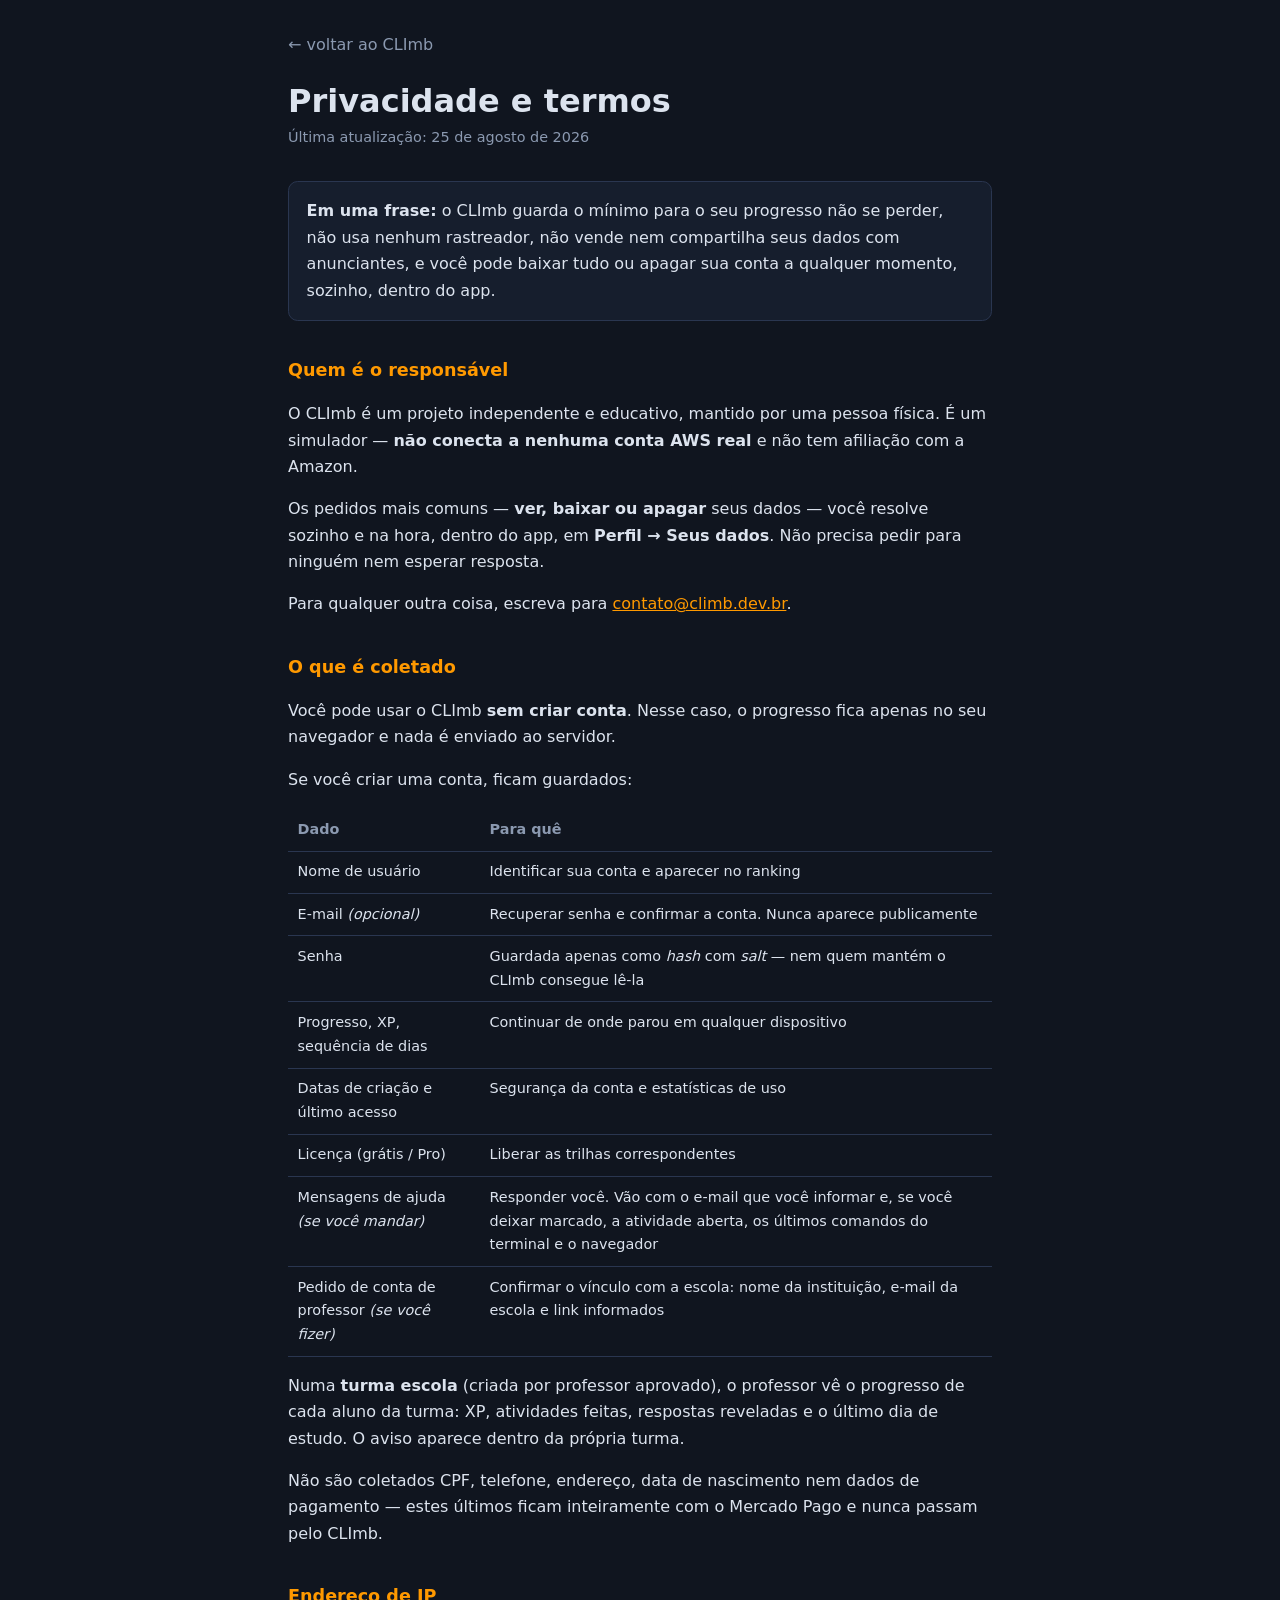
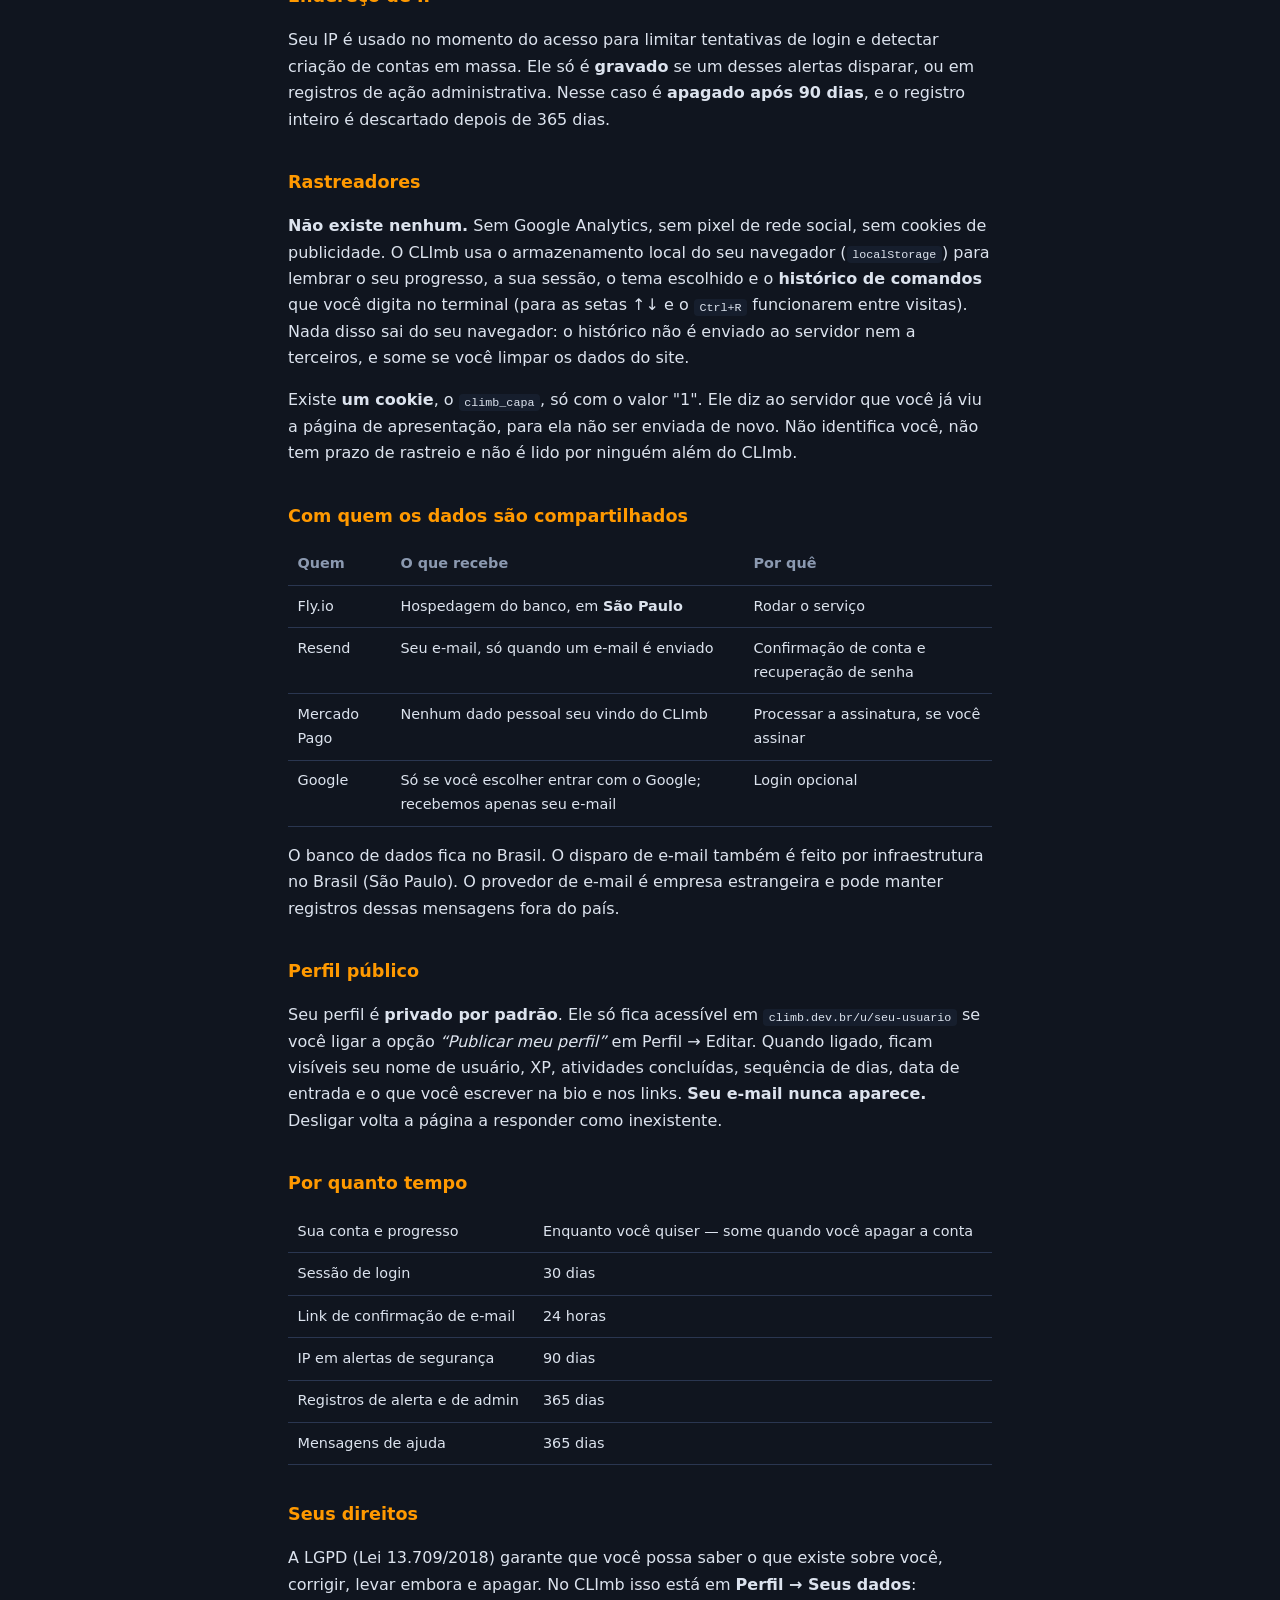
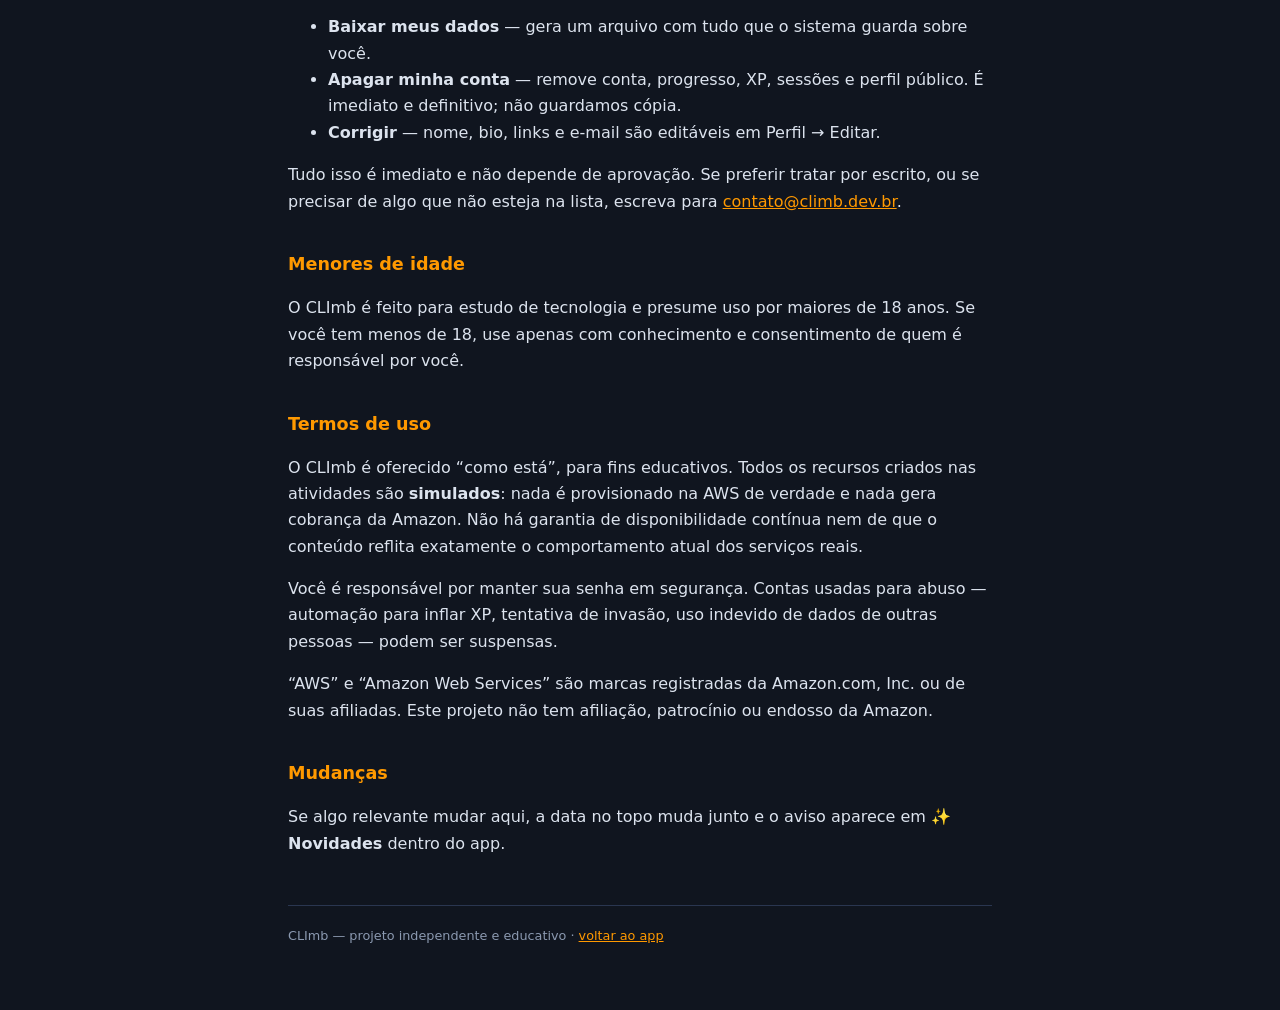
<file: privacidade.html>
<!DOCTYPE html>
<html lang="pt-BR">
<head>
<meta charset="UTF-8">
<meta name="viewport" content="width=device-width, initial-scale=1.0">
<title>Privacidade e termos — CLImb</title>
<meta name="description" content="O que o CLImb guarda, por quê, com quem compartilha e como você apaga tudo.">
<link rel="icon" href="/img/favicon.svg" type="image/svg+xml">
<meta name="theme-color" content="#10151f">
<style>
  :root { --fundo:#10151f; --painel:#161e2d; --borda:#2a3650;
          --texto:#dce3ee; --fraco:#8b99b0; --laranja:#ff9900; }
  * { box-sizing: border-box; }
  body { margin:0; padding:2rem 1.2rem 4rem; background:var(--fundo); color:var(--texto);
         font-family:"Segoe UI", system-ui, -apple-system, sans-serif; line-height:1.65; }
  .env { max-width: 44rem; margin: 0 auto; }
  a { color: var(--laranja); }
  h1 { font-size: clamp(1.5rem,4vw,2rem); line-height:1.2; margin:0 0 .3rem; }
  h2 { font-size: 1.1rem; margin: 2.2rem 0 .6rem; color: var(--laranja); }
  .sub { color: var(--fraco); margin: 0 0 2rem; font-size:.9rem; }
  table { width:100%; border-collapse: collapse; margin:.8rem 0; font-size:.9rem; }
  th, td { text-align:left; padding:.55rem .6rem; border-bottom:1px solid var(--borda); vertical-align: top; }
  th { color: var(--fraco); font-weight:600; }
  .caixa { background:var(--painel); border:1px solid var(--borda); border-radius:.6rem;
           padding:1rem 1.1rem; margin:1.2rem 0; }
  .voltar { display:inline-block; margin-bottom:1.5rem; color:var(--fraco); text-decoration:none; }
  .voltar:hover { color: var(--laranja); }
  code { background:var(--painel); padding:.1rem .35rem; border-radius:.25rem; font-size:.9em; }
  footer { margin-top:3rem; padding-top:1.2rem; border-top:1px solid var(--borda);
           color:var(--fraco); font-size:.8rem; }
</style>
</head>
<body>
<div class="env">
  <a class="voltar" href="/">← voltar ao CLImb</a>

  <h1>Privacidade e termos</h1>
  <p class="sub">Última atualização: 25 de agosto de 2026</p>

  <div class="caixa">
    <strong>Em uma frase:</strong> o CLImb guarda o mínimo para o seu progresso não se perder,
    não usa nenhum rastreador, não vende nem compartilha seus dados com anunciantes, e você
    pode baixar tudo ou apagar sua conta a qualquer momento, sozinho, dentro do app.
  </div>

  <h2>Quem é o responsável</h2>
  <p>O CLImb é um projeto independente e educativo, mantido por uma pessoa física.
  É um simulador — <strong>não conecta a nenhuma conta AWS real</strong> e não tem
  afiliação com a Amazon.</p>
  <p>Os pedidos mais comuns — <strong>ver, baixar ou apagar</strong> seus dados — você
  resolve sozinho e na hora, dentro do app, em <strong>Perfil → Seus dados</strong>.
  Não precisa pedir para ninguém nem esperar resposta.</p>
  <p>Para qualquer outra coisa, escreva para
  <a href="mailto:contato@climb.dev.br">contato@climb.dev.br</a>.</p>

  <h2>O que é coletado</h2>
  <p>Você pode usar o CLImb <strong>sem criar conta</strong>. Nesse caso, o progresso fica
  apenas no seu navegador e nada é enviado ao servidor.</p>
  <p>Se você criar uma conta, ficam guardados:</p>
  <table>
    <tr><th>Dado</th><th>Para quê</th></tr>
    <tr><td>Nome de usuário</td><td>Identificar sua conta e aparecer no ranking</td></tr>
    <tr><td>E-mail <em>(opcional)</em></td><td>Recuperar senha e confirmar a conta. Nunca aparece publicamente</td></tr>
    <tr><td>Senha</td><td>Guardada apenas como <em>hash</em> com <em>salt</em> — nem quem mantém o CLImb consegue lê-la</td></tr>
    <tr><td>Progresso, XP, sequência de dias</td><td>Continuar de onde parou em qualquer dispositivo</td></tr>
    <tr><td>Datas de criação e último acesso</td><td>Segurança da conta e estatísticas de uso</td></tr>
    <tr><td>Licença (grátis / Pro)</td><td>Liberar as trilhas correspondentes</td></tr>
    <tr><td>Mensagens de ajuda <em>(se você mandar)</em></td><td>Responder você. Vão com o e-mail que você informar e, se você deixar marcado, a atividade aberta, os últimos comandos do terminal e o navegador</td></tr>
    <tr><td>Pedido de conta de professor <em>(se você fizer)</em></td><td>Confirmar o vínculo com a escola: nome da instituição, e-mail da escola e link informados</td></tr>
  </table>
  <p>Numa <strong>turma escola</strong> (criada por professor aprovado), o professor vê o progresso de cada aluno da turma: XP, atividades feitas, respostas reveladas e o último dia de estudo. O aviso aparece dentro da própria turma.</p>
  <p>Não são coletados CPF, telefone, endereço, data de nascimento nem dados de pagamento —
  estes últimos ficam inteiramente com o Mercado Pago e nunca passam pelo CLImb.</p>

  <h2>Endereço de IP</h2>
  <p>Seu IP é usado no momento do acesso para limitar tentativas de login e detectar criação
  de contas em massa. Ele só é <strong>gravado</strong> se um desses alertas disparar, ou em
  registros de ação administrativa. Nesse caso é <strong>apagado após 90 dias</strong>, e o
  registro inteiro é descartado depois de 365 dias.</p>

  <h2>Rastreadores</h2>
  <p><strong>Não existe nenhum.</strong> Sem Google Analytics, sem pixel de rede social, sem
  cookies de publicidade. O CLImb usa o armazenamento local do seu navegador
  (<code>localStorage</code>) para lembrar o seu progresso, a sua sessão, o tema escolhido e o
  <strong>histórico de comandos</strong> que você digita no terminal (para as setas ↑↓ e o
  <code>Ctrl+R</code> funcionarem entre visitas). Nada disso sai do seu navegador: o histórico
  não é enviado ao servidor nem a terceiros, e some se você limpar os dados do site.</p>
  <p>Existe <strong>um cookie</strong>, o <code>climb_capa</code>, só com o valor "1". Ele diz ao
  servidor que você já viu a página de apresentação, para ela não ser enviada de novo. Não
  identifica você, não tem prazo de rastreio e não é lido por ninguém além do CLImb.</p>

  <h2>Com quem os dados são compartilhados</h2>
  <table>
    <tr><th>Quem</th><th>O que recebe</th><th>Por quê</th></tr>
    <tr><td>Fly.io</td><td>Hospedagem do banco, em <strong>São Paulo</strong></td><td>Rodar o serviço</td></tr>
    <tr><td>Resend</td><td>Seu e-mail, só quando um e-mail é enviado</td><td>Confirmação de conta e recuperação de senha</td></tr>
    <tr><td>Mercado Pago</td><td>Nenhum dado pessoal seu vindo do CLImb</td><td>Processar a assinatura, se você assinar</td></tr>
    <tr><td>Google</td><td>Só se você escolher entrar com o Google; recebemos apenas seu e-mail</td><td>Login opcional</td></tr>
  </table>
  <p>O banco de dados fica no Brasil. O disparo de e-mail também é feito por infraestrutura
  no Brasil (São Paulo). O provedor de e-mail é empresa estrangeira e pode manter registros
  dessas mensagens fora do país.</p>

  <h2>Perfil público</h2>
  <p>Seu perfil é <strong>privado por padrão</strong>. Ele só fica acessível em
  <code>climb.dev.br/u/seu-usuario</code> se você ligar a opção
  <em>“Publicar meu perfil”</em> em Perfil → Editar. Quando ligado, ficam visíveis seu nome de
  usuário, XP, atividades concluídas, sequência de dias, data de entrada e o que você
  escrever na bio e nos links. <strong>Seu e-mail nunca aparece.</strong> Desligar volta a
  página a responder como inexistente.</p>

  <h2>Por quanto tempo</h2>
  <table>
    <tr><td>Sua conta e progresso</td><td>Enquanto você quiser — some quando você apagar a conta</td></tr>
    <tr><td>Sessão de login</td><td>30 dias</td></tr>
    <tr><td>Link de confirmação de e-mail</td><td>24 horas</td></tr>
    <tr><td>IP em alertas de segurança</td><td>90 dias</td></tr>
    <tr><td>Registros de alerta e de admin</td><td>365 dias</td></tr>
    <tr><td>Mensagens de ajuda</td><td>365 dias</td></tr>
  </table>

  <h2>Seus direitos</h2>
  <p>A LGPD (Lei 13.709/2018) garante que você possa saber o que existe sobre você, corrigir,
  levar embora e apagar. No CLImb isso está em <strong>Perfil → Seus dados</strong>:</p>
  <ul>
    <li><strong>Baixar meus dados</strong> — gera um arquivo com tudo que o sistema guarda sobre você.</li>
    <li><strong>Apagar minha conta</strong> — remove conta, progresso, XP, sessões e perfil público.
      É imediato e definitivo; não guardamos cópia.</li>
    <li><strong>Corrigir</strong> — nome, bio, links e e-mail são editáveis em Perfil → Editar.</li>
  </ul>
  <p>Tudo isso é imediato e não depende de aprovação. Se preferir tratar por escrito, ou
  se precisar de algo que não esteja na lista, escreva para
  <a href="mailto:contato@climb.dev.br">contato@climb.dev.br</a>.</p>

  <h2>Menores de idade</h2>
  <p>O CLImb é feito para estudo de tecnologia e presume uso por maiores de 18 anos.
  Se você tem menos de 18, use apenas com conhecimento e consentimento de quem é responsável
  por você.</p>

  <h2>Termos de uso</h2>
  <p>O CLImb é oferecido “como está”, para fins educativos. Todos os recursos criados nas
  atividades são <strong>simulados</strong>: nada é provisionado na AWS de verdade e nada gera
  cobrança da Amazon. Não há garantia de disponibilidade contínua nem de que o conteúdo
  reflita exatamente o comportamento atual dos serviços reais.</p>
  <p>Você é responsável por manter sua senha em segurança. Contas usadas para abuso —
  automação para inflar XP, tentativa de invasão, uso indevido de dados de outras pessoas —
  podem ser suspensas.</p>
  <p>“AWS” e “Amazon Web Services” são marcas registradas da Amazon.com, Inc. ou de suas
  afiliadas. Este projeto não tem afiliação, patrocínio ou endosso da Amazon.</p>

  <h2>Mudanças</h2>
  <p>Se algo relevante mudar aqui, a data no topo muda junto e o aviso aparece em
  <strong>✨ Novidades</strong> dentro do app.</p>

  <footer>
    CLImb — projeto independente e educativo · <a href="/">voltar ao app</a>
  </footer>
</div>
</body>
</html>
</file>
